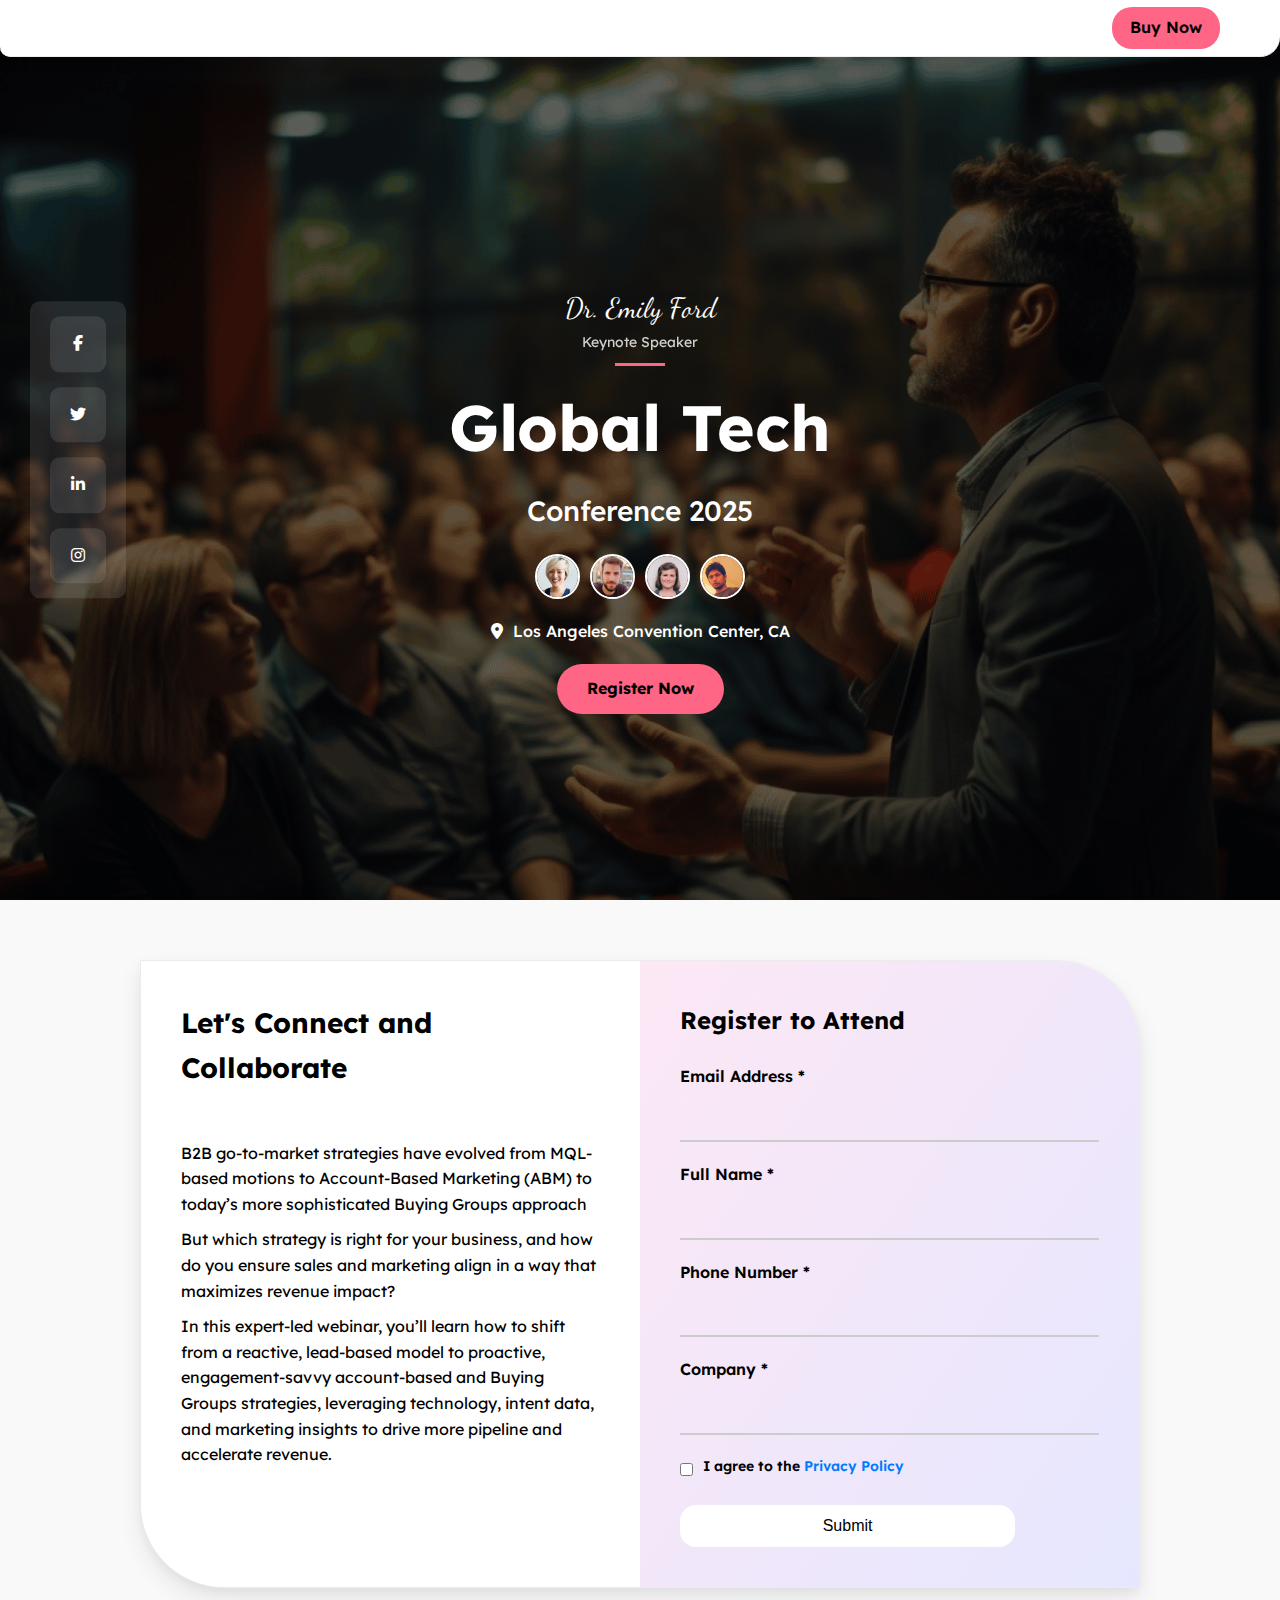
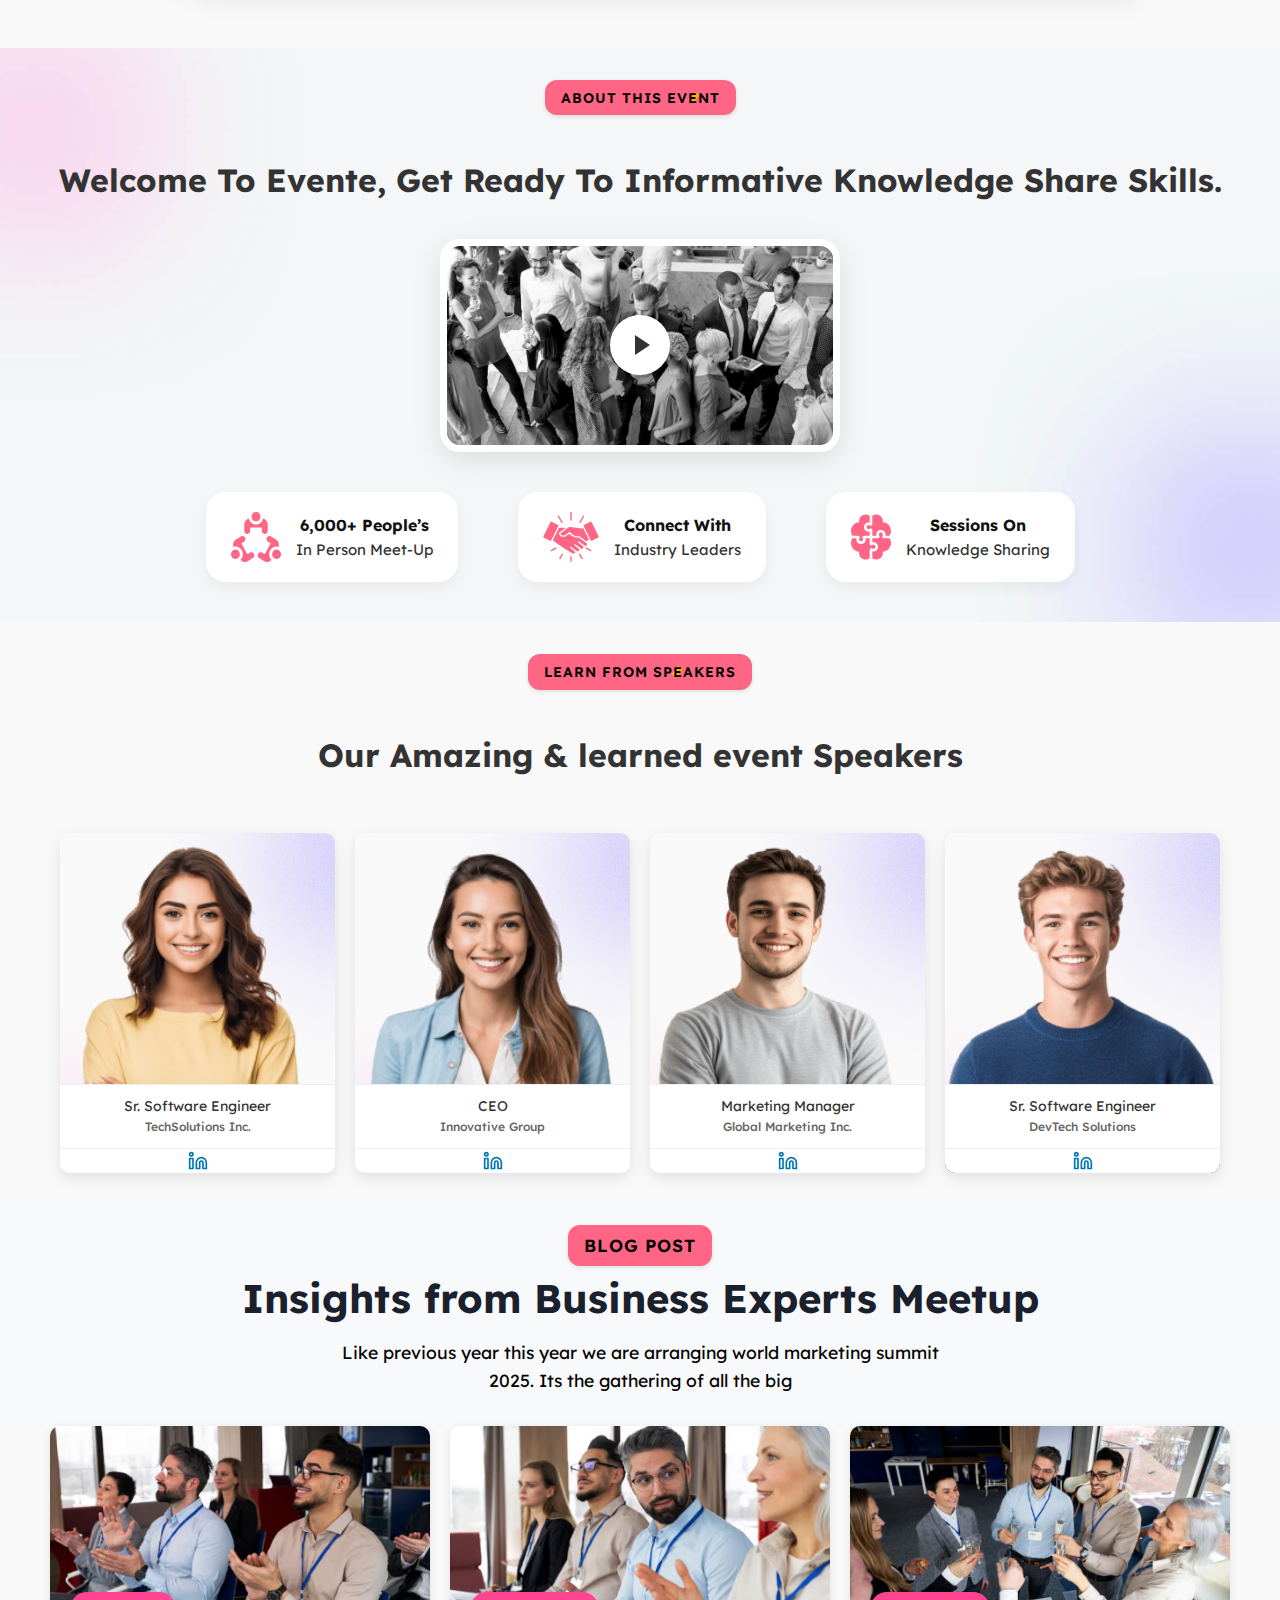
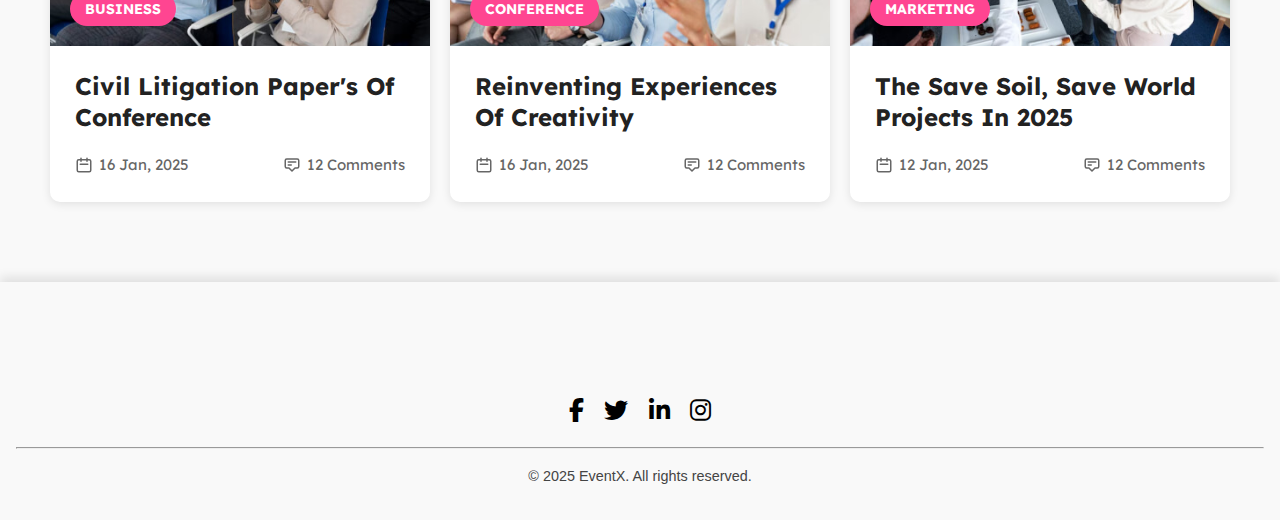
<file: index.html>
<!DOCTYPE html>
<html lang="en">
<head>
  <meta charset="UTF-8" />
  <meta name="viewport" content="width=device-width, initial-scale=1.0"/>
 <title>Event</title>
    <link rel="shortcut icon" href="logo.png" type="image/x-icon" />
  <link rel="stylesheet" href="https://cdnjs.cloudflare.com/ajax/libs/font-awesome/6.4.0/css/all.min.css"/>
  <link href="https://fonts.googleapis.com/css2?family=Poppins:wght@300;400;500;600;700&family=Dancing+Script:wght@400;700&display=swap" rel="stylesheet" />
  <style>
     @import url('https://fonts.googleapis.com/css2?family=Lexend+Deca&display=swap');

    :root {
      --primary-color: #6c63ff;
      --secondary-color: #ff6584;
      --text-color: #333;
      --background-color: #f9f9f9;
      --white: #fff;
    }

    * {
      margin: 0;
      padding: 0;
      box-sizing: border-box;
    }

    body {
        font-family: 'Lexend Deca', 'Helvetica Neue', Helvetica, sans-serif;

      background-color: var(--background-color);
      color: var(--text-color);
      line-height: 1.6;
    }

    a {
      text-decoration: none;
      color: inherit;
    }

    ul {
      list-style: none;
    }

    /* Header */
  
   .navbar {
  background: white;
  position: fixed;
  top: 0;
  width: 100%;
  z-index: 1000;
  border-bottom: 1px solid #eee;
  padding: 5px 0;
 
  box-shadow: 0 10px 10px rgba(0, 0, 0, 0.04);
  border-bottom-left-radius: 10px;
  border-bottom-right-radius: 20px;
  
}


.container {
  max-width: 1200px;
  margin: auto;
  padding: 0 20px;
  display: flex;
  align-items: center;
  justify-content: space-between;
  flex-wrap: wrap;
}

.logo {
  font-size: 1.8rem;
  font-weight: 700;
  color: #740cc6;
  text-decoration: none;
  opacity: 0;
  animation: fadeIn 1.2s ease forwards;
}
.logo span {
  color: #333;
}

@keyframes fadeIn {
  to {
    opacity: 1;
  }
}

/* Navigation */
nav {
  display: flex;
  align-items: center;
  gap: 30px;
}
nav ul {
  list-style: none;
  display: flex;
  gap: 70px;
}
nav ul li {
  position: relative;
}
nav ul li a {
  text-decoration: none;
  color: #333;
  font-weight: 500;
  position: relative;
  padding-bottom: 4px;
  transition: 0.3s;
}
nav ul li a::after {
  content: '';
  position: absolute;
  left: 0;
  bottom: 0;
  width: 0%;
  height: 2px;
  background: #ff6584;
  transition: width 0.3s ease;
}
nav ul li a:hover::after {
  width: 100%;
}
nav ul li a:hover {
  color: #ff6584;
}

/* Join Button */
.join-btn {
  background: #ff6584;
  color: #000000;
  padding: 8px 18px;
  border: none;
  border-radius: 20px;
  font-weight: 600;
  cursor: pointer;
  text-decoration: none;
  box-shadow: 0 0 0 rgba(231, 76, 60, 0);
  transition: all 0.3s ease;
}
.join-btn:hover {
  box-shadow: 0 0 15px rgba(231, 76, 60, 0.6);
  background: #ff6584;
}

/* Responsive */
@media (max-width: 768px) {
  .container {
    flex-direction: column;
    align-items: flex-start;
  }
  nav {
    flex-direction: column;
    align-items: flex-start;
    width: 100%;
    gap: 10px;
  }
  nav ul {
    flex-direction: column;
    width: 100%;
  }
  nav ul li {
    width: 100%;
  }
  .join-btn {
    margin-top: 10px;
  }
}

/* Hide the checkbox */
.menu-toggle {
  display: none;
}

/* Hamburger Icon */
.menu-icon {
  display: none;
  flex-direction: column;
  cursor: pointer;
  gap: 5px;
  z-index: 1001;
}
.menu-icon span {
  width: 25px;
  height: 3px;
  background: #333;
  transition: all 0.3s ease;
}

/* Mobile Styles */
@media (max-width: 768px) {
  .container {
    flex-direction: row;
    justify-content: space-between;
    align-items: center;
    position: relative;
  }

  .menu-icon {
    display: flex;
  }

  .nav-links {
    display: none;
    flex-direction: column;
    background: white;
    border-radius: 0 0 20px 20px;
    box-shadow: 0 4px 15px rgba(0, 0, 0, 0.1);
    position: absolute;
    top: 100%;
    left: 0;
    width: 100%;
    padding: 15px 0;
    z-index: 999;
  }

  .nav-links ul {
    flex-direction: column;
    width: 100%;
    padding-left: 0;
    gap: 15px;
    margin: 0;
  }

  .nav-links ul li {
    text-align: left;
    width: 100%;
    padding: 0 20px;
  }

  .join-btn {
    margin: 0 auto;
    display: block;
    width: 90%;
    text-align: center;
    
  }

  /* Show menu when checkbox is checked */
  .menu-toggle:checked + .menu-icon + .nav-links {
    display: flex;
  }
}
    /* Hero Section */
/* Hero Section */
/* Hero Section */
.hero-banner {
  background-image: url(hero-banner.png);
  background-size: cover;
  background-position: center;
  height: 100vh;
  min-height: 400px;
  width: 100%;
  color: white;
  display: flex;
  flex-direction: column;
  justify-content: center;
  align-items: center;
  position: relative;
  text-align: center;
  padding: 2rem;
  box-sizing: border-box;
}

.curve-overlay {
  position: absolute;
  top: 0;
  left: 0;
  height: 100%;
  width: 100%;
  background: rgba(0, 0, 0, 0.6);
  z-index: 0;
}

.hero-content {
  position: relative;
  z-index: 1;
  max-width: 800px;
  width: 100%;
  margin-top: 100px;
  animation: slideInFromLeft 1s ease-out both;
}

@keyframes slideInFromLeft {
  0% {
    opacity: 0;
    transform: translateX(-50px);
  }
  100% {
    opacity: 1;
    transform: translateX(0);
  }
}

.guest-speaker {
  margin-bottom: 10px;
}

.speaker-name {
  font-family: 'Dancing Script', cursive;
  font-size: 28px;
}

.speaker-title {
  font-size: 14px;
  opacity: 0.8;
}

.line-decoration {
  width: 50px;
  height: 3px;
  background-color: var(--secondary-color);
  margin: 10px auto;
}

.hero-title {
  font-size: 64px;
  font-weight: 700;
  margin: 10px 0;
}

.hero-subtitle {
  font-size: 28px;
  font-weight: 500;
  margin-bottom: 20px;
}

.user-pics {
  display: flex;
  justify-content: center;
  margin-bottom: 20px;
}

.user-pic {
  width: 45px;
  height: 45px;
  border-radius: 50%;
  overflow: hidden;
  border: 2px solid #fff;
  margin: 0 5px;
}

.user-pic img {
  width: 100%;
  height: 100%;
  object-fit: cover;
}

.location-info {
  margin-bottom: 20px;
  display: flex;
  align-items: center;
  justify-content: center;
  gap: 10px;
  font-weight: 500;
}



.register-btn {
  display: inline-block;
  padding: 12px 30px;
  background-color: var(--secondary-color);
  color: rgb(0, 0, 0);
  font-weight: bold;
  border-radius: 30px;
  transition: background 0.3s;
}

.register-btn:hover {
  background-color: #ff4a6e;
}

.social-icons {
  position: absolute;
  left: 30px;
  top: 50%;
  transform: translateY(-50%);
  z-index: 1;
  display: flex;
  flex-direction: column;
  gap: 15px;
  background: rgba(255, 255, 255, 0.1);
      padding: 15px 20px;
      border-radius: 10px;

}

.social-icons a{
    background: rgba(255, 255, 255, 0.1);
      padding: 15px 20px;
      border-radius: 10px;
    animation: slideInFromLeft 1s ease-out both;
}
.social-icons a:hover{
    color: #ff4a6e;
}

/* Media queries for different viewport sizes */
@media screen and (max-width: 1024px) {
  .hero-banner {
    height: 80vh;
  
  }
  
  .hero-content {
    max-width: 700px;
   
    
  }
  
  .hero-title {
    font-size: 52px;
  }
  
  .hero-subtitle {
    font-size: 24px;
  }
  
  .speaker-name {
    font-size: 24px;
  }

 


}

@media screen and (max-width: 768px) {
  .hero-banner {
    height: 70vh;
    padding-top: 60px;
    padding-left: 1rem;
    padding-right: 1rem;
  }
  
  .hero-content {
    max-width: 90%;
  }
  
  .hero-title {
    font-size: 40px;
  }
  
  .hero-subtitle {
    font-size: 20px;
  }
  
  .speaker-name {
    font-size: 22px;
  }
  
  .social-icons {
    display: none;
  }
  

  
  .register-btn {
    padding: 10px 25px;
    font-size: 14px;
  }
  
  .location-info {
    flex-direction: column;
    gap: 5px;
  }
}

@media screen and (max-width: 480px) {
  .hero-banner {
    height: 70vh;
    padding-top: 40px;
    padding-left: 0.5rem;
    padding-right: 0.5rem;
  }
  
  .hero-content {
    max-width: 100%;
  }
  
  .hero-title {
    font-size: 32px;
    margin: 5px 0;
  }
  
  .hero-subtitle {
    font-size: 18px;
    margin-bottom: 15px;
  }
  
  .speaker-name {
    font-size: 20px;
  }
  
  .speaker-title {
    font-size: 12px;
  }
  
  .line-decoration {
    width: 40px;
    margin: 5px auto;
  }
  
  
  
  .user-pic {
    width: 35px;
    height: 35px;
  }
  
  .location-info {
    font-size: 12px;
    margin-bottom: 15px;
  }
  
  .register-btn {
    padding: 8px 20px;
    font-size: 12px;
  }
}

/* Extra small screens */
@media screen and (max-width: 360px) {

    .hero-banner {
    height: 70vh;
    padding-top: 30px;
    padding-left: 0.25rem;
    padding-right: 0.25rem;
  }
  .hero-title {
    font-size: 28px;
  }
  
  .hero-subtitle {
    font-size: 16px;
  }
  
  
}


/* form */

 /* form */

    .b2b-form-wrapper {
  display: flex;
  flex-wrap: wrap;
  max-width: 1000px;
  margin: 60px auto;
  background: #fff;
  border-radius: 16px;
  overflow: hidden;

  /* Border and outline feel using subtle stroke */
  border: 1px solid rgba(0, 0, 0, 0.08);

  /* Elegant shadow */
  box-shadow: 0 12px 24px rgba(0, 0, 0, 0.08), 0 4px 8px rgba(0, 0, 0, 0.04);

  /* Optional: distinct top-right and bottom-right curves if desired */
  border-top-right-radius: 84px;
  border-bottom-right-radius: 0px;
  border-top-left-radius: 0px;
  border-bottom-left-radius: 84px;
  animation: down 0.6s ease-out; /* You can adjust the duration and timing */

}

@keyframes down {
  0% {
    opacity: 0;
    transform: translateY(-40px);
  }
  100% {
    opacity: 1;
    transform: translateY(0);
  }
}
/* Left Side */
.left {
  flex: 1;
   
  color: rgb(0, 0, 0);
  padding: 40px;
  border-radius:none;
}

.left h1 {
  font-size: 28px;
  margin-bottom: 50px;
}

.left p {
  font-size: 16px;
  line-height: 1.6;
  margin-bottom: 20px;
}

/* Right Side */
.right {
  flex: 1;
  padding: 40px;
  background: linear-gradient(125deg, #fde7f5, #e6e7ff);

 
}

.right h2 {
  font-size: 24px;
  margin-bottom: 25px;
  color: rgb(0, 0, 0);
}

.form-group {
  margin-bottom: 20px;
}

label {
  display: block;
  font-weight: 600;
  margin-bottom: 8px;
  color: black;
}

input[type="text"],
input[type="email"],
input[type="tel"] {
  width: 100%;
  padding: 12px 0;
  border: none;
  border-bottom: 2px solid #ccc;
  background-color: transparent;
  font-size: 16px;
  transition: border-color 0.3s ease, box-shadow 0.3s ease;
  color: #333;
}

input::placeholder {
  color: #ffffff;
  font-style: italic;
}

input:focus {
  outline: none;
  border-bottom: 2px solid #342c19;
  box-shadow: 0 1px 0 0 #342c19;
}


.checkbox {
  display: flex;
  align-items: center;
  margin-bottom: 20px;
}

.checkbox input {
  margin-right: 10px;
}

.checkbox label {
  font-size: 14px;
}

.checkbox a {
  color: #007BFF;
  text-decoration: none;
}

button {
 
  width: 80%;
  padding: 12px;
  background-color: #ffffff;
  border: none;
  color: rgb(0, 0, 0);
  font-size: 16px;
  border-radius: 16px;
  cursor: pointer;
  transition: background 0.3s ease;
}

button:hover {
  background-color: transparent;
  border: 1px solid black;
  color: rgb(0, 0, 0);
  outline: 1px solid rgb(0, 0, 0); /* optional */
}

/* Responsive */
@media (max-width: 768px) {
  .b2b-form-wrapper {
    flex-direction: column;
  }

  .left,
  .right {
    padding: 30px 20px;
    margin-bottom: 20px; /* Add space between left and right sides */
  }

  .left {
    margin-right: 0; /* Ensure there's no margin on the right side of the left element */
  }

  .right {
    margin-left: 0; /* Ensure there's no margin on the left side of the right element */
  }
}


/* speaker con */


.con {
    background-image: url(body.jpg);
            margin: 0 auto;
            
            position: relative;
            text-align: center;
            background-size: cover;
  background-position: center;
  
  width: 100%;
        }
        
        .header {
  display: flex;
  flex-direction: column;
  align-items: center;
  justify-content: center;
  text-align: center;
  padding: 2rem;
  min-height: 15vh; /* Adjust as needed */
}

.event-button {
  background-color: #ff6584;
  background-image: url(event.png);
  color: #000000;
  font-size: 0.875rem; /* Smaller font for a badge look */
  font-weight: 600;
  padding: 0.4rem 1rem; /* Compact padding */
  border: none;
  border-radius: 12px; /* Rounded edges for a badge look */
  display: inline-block; /* Make it inline like a badge */
  text-transform: uppercase; /* Capitalize the text */
  letter-spacing: 1px; /* Slight spacing between letters */
  box-shadow: 0 2px 4px rgba(0, 0, 0, 0.1); /* Soft shadow */
  margin-bottom: 40px;
}





       
        
        .event-image-container {
            position: relative;
            max-width: 400px;
            margin: 0 auto;
            border-radius: 20px;
            overflow: hidden;
            box-shadow: 0 8px 30px rgba(0, 0, 0, 0.1);
            border: 7px solid #ffffff; /* You can change the color and width */
        }
        
        .event-image {
            width: 100%;
            display: block;
            filter: grayscale(100%);
        }
        
        .play-button {
            position: absolute;
            top: 50%;
            left: 50%;
            transform: translate(-50%, -50%);
            background-color: white;
            width: 60px;
            height: 60px;
            border-radius: 50%;
            display: flex;
            align-items: center;
            justify-content: center;
            cursor: pointer;
            box-shadow: 0 4px 15px rgba(0, 0, 0, 0.2);
        }
        
        .play-button::after {
            content: "";
            display: block;
            width: 0;
            height: 0;
            border-top: 10px solid transparent;
            border-bottom: 10px solid transparent;
            border-left: 15px solid #333;
            margin-left: 5px;
        }
        
      
        @media (max-width: 768px) {
            .title {
                font-size: 1.8rem;
            }
            
           
        }


        /* features */



        .features-section {
  display: flex;
  justify-content: center;
  gap: 60px;
  padding: 40px 20px;
 
  flex-wrap: wrap;
}

.feature-item {
  display: flex;
  align-items: center;
  gap: 15px;
  background: white;
  padding: 20px 25px;
  border-radius: 20px;
  box-shadow: 0 6px 15px rgba(0,0,0,0.05);
  transition: transform 0.3s;
  color: #ff6584;
}

.feature-item:hover {
  transform: translateY(-5px);
}

.feature-item img {
  width: 50px;
  height: 50px;
  
}

.feature-item h4 {
  margin: 0;
  font-size: 16px;
  font-weight: 700;
  color: #111;
}

.feature-item p {
  margin: 0;
  font-size: 15px;
  color: #333;
}


/* speakers profile */

      .headers {
  display: flex;
  flex-direction: column;
  align-items: center;
  justify-content: center;
  text-align: center;
  padding: 2rem;
  
  min-height: 15vh; /* Adjust as needed */

}
      .co {
            max-width: 1200px;
            margin: 0 auto;
            padding: 20px;
        }
        
        .team-grid {
            display: grid;
            grid-template-columns: repeat(auto-fill, minmax(250px, 1fr));
            gap: 20px;
        }
        
        .team-card {
            position: relative;
            background-image: url(teamcard.png);
            border-radius: 10px;
            overflow: hidden;
            box-shadow: 0 5px 15px rgba(0, 0, 0, 0.1);
            height: 340px; /* Increased height to accommodate all elements */
            transition: transform 0.3s ease;
        }
        
        .team-card:hover {
            transform: translateY(-5px);
        }
        
        .team-image {
            width: 100%;
            aspect-ratio: 3 / 4;
            object-fit: cover;
            border-radius: 8px;
            transition: all 0.3s ease;
        }
        
        .team-card:hover .team-image {
            transform: scale(1.05);
        }
        
        .team-name-container {
            position: absolute;
            bottom: 80px; /* Adjusted for proper positioning */
            left: -100%; /* Start hidden off-screen to the left */
            width: 100%;
            padding: 10px;
            background-color: rgba(0,0,0,0.7);
            transition: left 0.4s ease;
        }
        
        .team-card:hover .team-name-container {
            left: 0; /* Move to center on hover */
        }
        
        .team-name {
            color: white;
            font-size: 18px;
            font-weight: 600;
            text-align: center;
            margin-bottom: 5px;
        }
        
        .team-position {
            position: absolute;
            bottom: 50px; /* Moved up to make room for company name and LinkedIn icon */
            left: 0;
            width: 100%;
            padding: 10px 12px 5px;
            background-color: #fff;
            color: #333;
            text-align: center;
            font-size: 14px;
            border-top: 1px solid #eee;
            margin-bottom: 0;
        }
        
        .company-name {
            position: absolute;
            bottom: 25px; /* Moved up to make room for LinkedIn icon */
            left: 0;
            width: 100%;
            padding: 0 12px 12px;
            background-color: #fff;
            color: #666;
            text-align: center;
            font-size: 12px;
            font-weight: 500;
        }
        
        .linkedin-button {
            position: absolute;
            bottom: 0;
            left: 0;
            width: 100%;
            height: 25px;
            background-color: #ffffff;
            display: flex;
            align-items: center;
            justify-content: center;
            cursor: pointer;
            z-index: 1;
            transition: background-color 0.3s ease;
            border-top: 1px solid #eee;
        }
        
        .linkedin-button:hover {
            background-color: #e0e0e0;
        }
        
        .linkedin-icon {
            width: 20px;
            height: 20px;
            color: #0077b5; /* LinkedIn blue color */
        }

        /* Responsive Styles */
        @media (max-width: 1200px) {
            .team-grid {
                grid-template-columns: repeat(3, 1fr);
            }
        }

        @media (max-width: 900px) {
            .team-grid {
                grid-template-columns: repeat(2, 1fr);
            }
        }

        @media (max-width: 600px) {
            .team-grid {
                grid-template-columns: 1fr;
            }
            
            .team-card {
                max-width: 400px;
                margin: 0 auto;
            }
        }


        /* events details */

    .event-heading {
  text-align: center;
  padding: 2rem;
  background-color: #f8f9fa;
  color: #333;
}

.event-heading h1 {
  font-size: 2.5rem;
  margin-bottom: 0.5rem;
  color: #1a202c;
}

.event-heading h2 {
  font-size: 1.75rem;
  margin-bottom: 1rem;
  color: #2d3748;
}

.event-heading p {
  font-size: 1.1rem;
  color: #000000;
  max-width: 600px;
  margin: 0 auto;
  
}



        /* Header Section Styles */
        .header-section {
            text-align: center;
            margin-bottom: 50px;
            padding: 20px 0;
        }

        .blog-tag {
            display: inline-block;
            background-color: #5d3bee;
            color: white;
            padding: 8px 20px;
            border-radius: 25px;
            font-size: 14px;
            font-weight: bold;
            text-transform: uppercase;
            margin-bottom: 25px;
        }

        .main-title {
            font-size: 42px;
            font-weight: 800;
            margin-bottom: 25px;
            color: #222;
            line-height: 1.2;
            max-width: 800px;
            margin-left: auto;
            margin-right: auto;
        }

        .subtitle {
            font-size: 18px;
            color: #555;
            line-height: 1.6;
            max-width: 800px;
            margin-left: auto;
            margin-right: auto;
        }

        /* Cards Section Styles */
        .cards-container {
            display: flex;
            flex-wrap: wrap;
            gap: 20px;
            justify-content: center;
        }

        .card {
            width: 100%;
            max-width: 380px;
            background-color: #fff;
            border-radius: 10px;
            overflow: hidden;
            box-shadow: 0 2px 10px rgba(0, 0, 0, 0.1);
            transition: transform 0.3s ease;
        }

        .card:hover {
            transform: translateY(-5px);
        }

        .card-image-container {
            position: relative;
            height: 220px;
            overflow: hidden;
        }

        .card-image {
            width: 100%;
            height: 100%;
            object-fit: cover;
        }

        .card-tag {
            position: absolute;
            left: 20px;
            bottom: 20px;
            background-color: #ff4591;
            color: white;
            padding: 6px 15px;
            border-radius: 25px;
            font-size: 14px;
            font-weight: bold;
            text-transform: uppercase;
        }

        .conference-tag {
            background-color: #ff4591;
        }

        .business-tag {
            background-color: #ff4591;
        }

        .marketing-tag {
            background-color: #ff4591;
        }

        .card-content {
            padding: 25px;
        }

        .card-title {
            font-size: 24px;
            font-weight: bold;
            margin-bottom: 20px;
            color: #222;
            line-height: 1.3;
        }

        .card-meta {
            display: flex;
            justify-content: space-between;
            color: #666;
            font-size: 15px;
        }

        .card-date, .card-comments {
            display: flex;
            align-items: center;
            gap: 6px;
        }

        .card-date svg, .card-comments svg {
            width: 18px;
            height: 18px;
        }

        /* Back to top button */
        .back-to-top {
            position: fixed;
            bottom: 30px;
            right: 30px;
            width: 50px;
            height: 50px;
            background-color: #5d3bee;
            color: white;
            border-radius: 50%;
            display: flex;
            justify-content: center;
            align-items: center;
            cursor: pointer;
            box-shadow: 0 2px 10px rgba(0, 0, 0, 0.2);
            transition: background-color 0.3s;
        }

        .back-to-top:hover {
            background-color: #4b2fd9;
        }

        /* Responsive styles */
        @media (max-width: 768px) {
            .cards-container {
                flex-direction: column;
                align-items: center;
            }
            
            .card {
                max-width: 500px;
            }

            .main-title {
                font-size: 32px;
            }
        }

        @media (max-width: 480px) {
            .card-content {
                padding: 15px;
            }
            
            .card-title {
                font-size: 20px;
            }

            .main-title {
                font-size: 28px;
            }

            .subtitle {
                font-size: 16px;
            }
        }

        /* footer */
  .footer {
  background: #f9f9f9;
  padding: 2rem 1rem;
  text-align: center;
  font-family: sans-serif;
  box-shadow: 0 -5px 10px rgba(0, 0, 0, 0.1);
  margin-top: 80px;
}

.footer-top {
  display: flex;
  justify-content: space-between;
  flex-wrap: wrap;
  align-items: center;
  max-width: 1200px;
  margin: auto;
  padding-bottom: 1rem;
}

.footer-logo img {
  width: 120px;
}




.footer-social {
  margin: 1rem 0;
}

.footer-social a {
  margin: 0 0.5rem;
  font-size: 1.5rem;
  text-decoration: none;
  color: #000;
}





.footer-social a:hover{
  color:#ff4081 ;
}

.footer-bottom {
  margin-top: 1rem;
  font-size: 0.9rem;
  color: #444;
}

/* Responsive */
@media (max-width: 768px) {
  .footer-top {
    flex-direction: column;
    align-items: center;
  }

  .footer-nav {
    margin-top: 1rem;
  }
}


  </style>
</head>
<body>

    <header class="navbar">
        <div class="container">
          <a href="#" class="logo">
            <img style="width: 70%;" src="logo.png" />
          </a>
      
          <!-- Toggle Checkbox -->
          <input type="checkbox" id="menu-toggle" class="menu-toggle" />
          
          <!-- Hamburger Icon -->
          <label for="menu-toggle" class="menu-icon">
            <span></span>
            <span></span>
            <span></span>
          </label>
      
          <!-- Navigation -->
          <nav class="nav-links">
            
            <a href="#join" class="join-btn">Buy Now</a>
          </nav>
        </div>
      </header>
  

  <!-- Hero Section -->
  <section class="hero-banner">
    <div class="curve-overlay"></div>
    <div class="social-icons">
      <a href="#"><i class="fab fa-facebook-f"></i></a>
      <a href="#"><i class="fab fa-twitter"></i></a>
      <a href="#"><i class="fab fa-linkedin-in"></i></a>
      <a href="#"><i class="fab fa-instagram"></i></a>
    </div>
    <div class="hero-content">
      <div class="guest-speaker">
        <div class="speaker-name">Dr. Emily Ford</div>
        <div class="speaker-title">Keynote Speaker</div>
        <div class="line-decoration"></div>
      </div>
      <h1 class="hero-title">Global Tech</h1>
      <h2 class="hero-subtitle">Conference 2025</h2>
      <div class="user-pics">
        <div class="user-pic"><img src="con-hero.jpg" alt="Attendee 1"></div>
        <div class="user-pic"><img src="con-hero1.jpg" alt="Attendee 2"></div>
        <div class="user-pic"><img src="con-hero2.jpg" alt="Attendee 3"></div>
        <div class="user-pic"><img src="con-hero3.jpg" alt="Attendee 4"></div>
      </div>
      <div class="location-info">
        <i class="fas fa-map-marker-alt"></i>
        <p>Los Angeles Convention Center, CA</p>
      </div>
      <a href="#join" class="register-btn">Register Now</a>
    </div>
   
  </section>



  <!----------------form-------------->

   <div id="join" class="b2b-form-wrapper">
    <!-- Left Info Side -->
    <div class="left">
      <h1>Let's Connect and Collaborate</h1>
      <p style="margin-bottom: 10px;">B2B go-to-market strategies have evolved from MQL-based motions to Account-Based Marketing (ABM) to today’s more sophisticated Buying Groups approach</p>
    <p style="margin-bottom: 10px;">But which strategy is right for your business, and how do you ensure sales and marketing align in a way that maximizes revenue impact?</p>
  <p>In this expert-led webinar, you’ll learn how to shift from a reactive, lead-based model to proactive, engagement-savvy account-based and Buying Groups strategies, leveraging technology, intent data, and marketing insights to drive more pipeline and accelerate revenue.</p> 
  </div>

    <!-- Right Form Side -->
    <div class="right">
      <h2>Register to Attend</h2>
      <form id="contactForm">
        <div class="form-group">
          <label for="email">Email Address *</label>
          <input type="email" id="email" name="email"  required />
        </div>
        <div class="form-group">
          <label for="name">Full Name *</label>
          <input type="text" id="name" name="name"  required />
        </div>
        <div class="form-group">
          <label for="phone">Phone Number *</label>
          <input type="tel" id="phone" name="phone"  required />
        </div>
        <div class="form-group">
          <label for="company">Company *</label>
          <input type="text" id="company" name="company"  required />
        </div>
        <div class="checkbox">
          <input type="checkbox" id="policy" required />
          <label for="policy">I agree to the <a href="#">Privacy Policy</a></label>
        </div>
        <button type="submit">Submit</button>
      </form>
    </div>
  </div>


 <!----------------------------------speaker con---------------------------------------------->
 <div class="con">
    <div class="confetti confetti-left">
        <div class="confetti-item"></div>
        <div class="confetti-item"></div>
        <div class="confetti-item"></div>
        <div class="confetti-item"></div>
        <div class="confetti-item"></div>
    </div>
    
    <div class="header">
        <p class="event-button">About This Event</p>
        <h1 class="title">Welcome To Evente,  Get Ready To Informative Knowledge Share Skills.</h1>
    </div>
    
    <div class="event-image-container">
        <img src="video.jpg" alt="People at a business and cultural event" class="event-image">
        <div class="play-button"></div>
    </div>
    
 


    <section class="features-section">
        <div class="feature-item">
            <svg width="50" height="50" viewBox="0 0 50 50" fill="none" xmlns="http://www.w3.org/2000/svg">
                <path d="M24.9996 9.37493C27.4289 9.37493 29.3983 7.27628 29.3983 4.68746C29.3983 2.09865 27.4289 0 24.9996 0C22.5702 0 20.6009 2.09865 20.6009 4.68746C20.6009 7.27628 22.5702 9.37493 24.9996 9.37493Z" fill="currentColor"></path>
                <path d="M32.1387 6.4081C31.3994 9.88808 28.486 12.4999 25.0001 12.4999C21.5141 12.4999 18.6008 9.88808 17.8614 6.4081C15.2392 7.03073 13.2701 9.52031 13.2701 12.4999V18.75C13.2701 20.4727 14.586 21.875 16.2026 21.875C17.8192 21.875 19.1351 20.4727 19.1351 18.75V15.6249H30.8651V18.75C30.8651 20.4727 32.181 21.875 33.7976 21.875C35.4142 21.875 36.7301 20.4727 36.7301 18.75V12.4999C36.73 9.52031 34.7608 7.03073 32.1387 6.4081Z" fill="currentColor"></path>
                <path d="M47.7262 38.1875C45.6222 36.893 42.9321 37.661 41.7173 39.9031C40.5027 42.145 41.2235 45.012 43.3275 46.3062C45.4313 47.6007 48.2194 46.8325 49.4339 44.5906C50.6487 42.3486 49.83 39.4819 47.7262 38.1875Z" fill="currentColor"></path>
                <path d="M45.0426 27.5154L39.9635 24.3904C38.5634 23.529 36.766 24.0423 35.9577 25.5343C35.1494 27.0263 35.631 28.9417 37.0311 29.8031L39.5708 31.3655L33.7057 42.1908L31.1661 40.6284C29.766 39.767 27.9685 40.2803 27.1602 41.7723C26.3519 43.2643 26.8336 45.1797 28.2337 46.0411L33.3128 49.1661C35.7344 50.6559 38.7422 50.0833 40.5591 47.9747C38.1007 45.5525 37.4347 41.5579 39.1777 38.3407C40.9207 35.1235 44.5 33.7409 47.6978 34.7985C48.503 32.0674 47.4643 29.0052 45.0426 27.5154Z" fill="currentColor"></path>
                <path d="M8.2827 39.9032C7.06795 37.6611 4.37782 36.893 2.27381 38.1876C0.170006 39.482 -0.648744 42.3487 0.566099 44.5908C1.78065 46.8327 4.56873 47.6009 6.67254 46.3064C8.77654 45.012 9.49734 42.1451 8.2827 39.9032Z" fill="currentColor"></path>
                <path d="M22.8398 41.7723C22.0315 40.2803 20.234 39.7671 18.834 40.6284L16.2943 42.1908L10.4293 31.3655L12.9689 29.8031C14.369 28.9417 14.8506 27.0262 14.0424 25.5343C13.2341 24.0423 11.4365 23.5291 10.0365 24.3904L4.95741 27.5154C2.53573 29.0052 1.49706 32.0674 2.30233 34.7986C5.50008 33.7409 9.07947 35.1236 10.8224 38.3408C12.5654 41.558 11.8994 45.5525 9.441 47.9748C11.2579 50.0833 14.2657 50.656 16.6874 49.1662L21.7665 46.0411C23.1665 45.1797 23.6481 43.2642 22.8398 41.7723Z" fill="currentColor"></path>
            </svg>
          <div>
            <h4>6,000+ People’s</h4>
            <p>In Person Meet-Up</p>
          </div>
        </div>
        <div class="feature-item">
            <svg width="56" height="50" viewBox="0 0 56 50" fill="none" xmlns="http://www.w3.org/2000/svg">
                <path fill-rule="evenodd" clip-rule="evenodd" d="M7.11627 28.7377L0.688945 25.5464C0.506228 25.4551 0.367141 25.2951 0.302147 25.1015C0.237154 24.9078 0.251553 24.6963 0.34219 24.5133L7.50702 10.0862C7.552 9.99546 7.61442 9.91447 7.69072 9.84786C7.76701 9.78125 7.85568 9.73032 7.95166 9.69799C8.04764 9.66565 8.14905 9.65255 8.2501 9.65942C8.35114 9.66629 8.44985 9.69301 8.54057 9.73803L14.967 12.9306C15.1495 13.0218 15.2884 13.1815 15.3536 13.3748C15.4188 13.5681 15.405 13.7794 15.3151 13.9625L8.14927 28.3913C8.10423 28.4819 8.04178 28.5628 7.96548 28.6292C7.88918 28.6957 7.80054 28.7465 7.70461 28.7787C7.60868 28.8109 7.50734 28.8239 7.4064 28.8169C7.30545 28.8099 7.20686 28.7831 7.11627 28.7381V28.7377ZM43.7415 33.2672C43.9853 32.9332 44.0871 32.5164 44.0247 32.1076C43.9622 31.6988 43.7407 31.3314 43.4083 31.0854L35.7592 25.5725C34.0104 25.6716 32.2618 25.375 30.6434 24.7048C29.0251 24.0346 27.5788 23.0081 26.412 21.7016C22.025 24.8333 21.5273 24.8415 21.1931 24.8464C19.2735 24.8737 16.9499 24.5588 16.0215 21.8754C15.9311 21.6165 15.926 21.3355 16.0069 21.0734C16.0878 20.8114 16.2504 20.5821 16.471 20.4192L22.5892 15.8761C20.3482 15.5254 18.0637 15.5615 15.8349 15.9829L9.76526 28.2035L10.1703 28.505C17.268 33.7713 21.9559 37.2497 29.3963 41.3655C30.0968 41.7522 31.1014 41.8283 31.6517 41.079C31.8955 40.7453 31.9973 40.3286 31.9349 39.9201C31.8725 39.5116 31.651 39.1444 31.3187 38.8986C31.3187 38.8971 31.3176 38.8971 31.3171 38.8971L27.5072 36.0962C27.4313 36.0446 27.3665 35.9783 27.3167 35.9011C27.267 35.824 27.2334 35.7376 27.2178 35.6471C27.2022 35.5567 27.2051 35.464 27.2261 35.3746C27.2472 35.2853 27.2861 35.2011 27.3404 35.1271C27.3948 35.0532 27.4635 34.9909 27.5424 34.9441C27.6214 34.8973 27.709 34.8669 27.8 34.8547C27.891 34.8425 27.9835 34.8488 28.072 34.8732C28.1605 34.8976 28.2431 34.9396 28.315 34.9967L33.7356 38.9813C33.9004 39.1057 34.0884 39.1961 34.2884 39.2472C34.4885 39.2984 34.6967 39.3094 34.9011 39.2795C35.1054 39.2496 35.3018 39.1795 35.4788 39.0731C35.6558 38.9668 35.81 38.8264 35.9323 38.66C36.0546 38.4936 36.1427 38.3046 36.1915 38.104C36.2403 37.9033 36.2487 37.6949 36.2163 37.491C36.184 37.287 36.1114 37.0915 36.0029 36.9158C35.8945 36.7401 35.7522 36.5876 35.5843 36.4673L31.6174 33.5524C31.542 33.5006 31.4778 33.4342 31.4286 33.3571C31.3794 33.28 31.3461 33.1937 31.3309 33.1035C31.3156 33.0133 31.3187 32.921 31.3398 32.832C31.361 32.743 31.3998 32.6591 31.454 32.5854C31.5082 32.5117 31.5766 32.4496 31.6552 32.4029C31.7339 32.3562 31.8211 32.3257 31.9118 32.3133C32.0024 32.301 32.0946 32.307 32.1829 32.3309C32.2712 32.3549 32.3538 32.3964 32.4257 32.4529L36.3917 35.3678H36.3928V35.3689L37.8469 36.4379C38.1804 36.683 38.5976 36.7855 39.0068 36.723C39.4159 36.6605 39.7835 36.438 40.0286 36.1045C40.2737 35.771 40.3763 35.3537 40.3137 34.9446C40.2512 34.5354 40.0287 34.1679 39.6952 33.9228L35.3318 30.7153C35.1861 30.6083 35.0889 30.4477 35.0615 30.2689C35.0342 30.0902 35.0789 29.9079 35.186 29.7622C35.293 29.6164 35.4536 29.5192 35.6324 29.4918C35.8111 29.4645 35.9934 29.5093 36.1391 29.6163L40.5013 32.8222L40.5018 32.8222L40.5022 32.8225L40.5024 32.8228L40.5025 32.8233C40.5035 32.8233 40.5035 32.8243 40.5051 32.8243L41.5612 33.6011C41.8947 33.8455 42.3116 33.9476 42.7203 33.8852C43.129 33.8227 43.4963 33.6007 43.7416 33.2679L43.7415 33.2672ZM43.3392 29.3529L36.3573 24.3222C36.2266 24.2281 36.0668 24.1833 35.9063 24.1957C34.23 24.3267 32.5471 24.0451 31.0048 23.3755C29.4625 22.7059 28.1078 21.6686 27.059 20.3544C26.9499 20.2177 26.7924 20.1281 26.6191 20.1043C26.4458 20.0804 26.2699 20.1241 26.1279 20.2262C22.2538 23.0158 21.3397 23.4261 21.1375 23.483C18.9004 23.5061 17.8609 22.9611 17.3294 21.4813L25.5648 15.3657C25.8079 15.178 26.0868 15.0422 26.3844 14.9665C26.682 14.8909 26.992 14.877 27.2951 14.9258L38.7934 16.5435C38.9275 16.5617 39.064 16.5405 39.1861 16.4823L40.1784 16.0012L45.9823 27.6887L43.3392 29.353V29.3529ZM47.8548 28.3912L40.689 13.9625C40.5992 13.7794 40.5853 13.5683 40.6504 13.375C40.7155 13.1817 40.8542 13.022 41.0365 12.9306L47.4634 9.73803C47.5693 9.68502 47.6861 9.65748 47.8045 9.65763C47.9484 9.65751 48.0894 9.69757 48.2118 9.77328C48.3341 9.849 48.4329 9.95738 48.4969 10.0862L55.6618 24.5133C55.7524 24.6963 55.7668 24.9078 55.7018 25.1015C55.6368 25.2951 55.4977 25.4551 55.315 25.5464L48.8883 28.7377C48.7977 28.7829 48.6991 28.8097 48.5981 28.8167C48.4971 28.8237 48.3957 28.8107 48.2997 28.7785C48.2037 28.7463 48.115 28.6955 48.0386 28.629C47.9623 28.5625 47.8998 28.4816 47.8547 28.391L47.8548 28.3912ZM28.0018 44.0746C28.0915 44.0745 28.1803 44.092 28.2632 44.1263C28.3461 44.1605 28.4214 44.2108 28.4848 44.2742C28.5482 44.3377 28.5985 44.413 28.6328 44.4959C28.667 44.5787 28.6846 44.6676 28.6844 44.7573V49.3116C28.6856 49.4019 28.6688 49.4915 28.635 49.5752C28.6013 49.6589 28.5512 49.7351 28.4878 49.7994C28.4243 49.8636 28.3488 49.9146 28.2655 49.9495C28.1821 49.9843 28.0928 50.0022 28.0025 50.0022C27.9122 50.0022 27.8228 49.9843 27.7395 49.9495C27.6562 49.9146 27.5806 49.8636 27.5172 49.7994C27.4537 49.7351 27.4037 49.6589 27.3699 49.5752C27.3362 49.4915 27.3194 49.4019 27.3205 49.3116V44.7568C27.3203 44.6672 27.3379 44.5785 27.3721 44.4956C27.4062 44.4128 27.4564 44.3375 27.5198 44.2741C27.5831 44.2107 27.6583 44.1604 27.7411 44.1261C27.8238 44.0918 27.9126 44.0741 28.0022 44.0742L28.0018 44.0746ZM27.3201 7.99277V0.692818C27.3189 0.602537 27.3357 0.512929 27.3695 0.42919C27.4032 0.345452 27.4533 0.269251 27.5167 0.205007C27.5802 0.140762 27.6557 0.0897533 27.7391 0.0549388C27.8224 0.0201244 27.9117 0.00219727 28.002 0.00219727C28.0923 0.00219727 28.1817 0.0201244 28.265 0.0549388C28.3483 0.0897533 28.4239 0.140762 28.4873 0.205007C28.5508 0.269251 28.6008 0.345452 28.6346 0.42919C28.6683 0.512929 28.6851 0.602537 28.684 0.692818V7.99277C28.6851 8.08305 28.6683 8.17266 28.6346 8.2564C28.6008 8.34014 28.5508 8.41634 28.4873 8.48058C28.4239 8.54483 28.3483 8.59584 28.265 8.63065C28.1817 8.66547 28.0923 8.68339 28.002 8.68339C27.9117 8.68339 27.8224 8.66547 27.7391 8.63065C27.6557 8.59584 27.5802 8.54483 27.5167 8.48058C27.4533 8.41634 27.4032 8.34014 27.3695 8.2564C27.3357 8.17266 27.3189 8.08305 27.3201 7.99277ZM19.5939 41.8599C19.7503 41.9507 19.8643 42.0997 19.9111 42.2744C19.9578 42.4491 19.9334 42.6351 19.8432 42.7918L17.4799 46.8852C17.4199 46.9889 17.3337 47.0751 17.2299 47.135C17.126 47.1949 17.0082 47.2264 16.8884 47.2263C16.7688 47.2263 16.6515 47.1945 16.5483 47.1341C16.4707 47.0894 16.4027 47.0298 16.3482 46.9588C16.2936 46.8878 16.2536 46.8067 16.2304 46.7202C16.2072 46.6338 16.2013 46.5435 16.2131 46.4548C16.2248 46.366 16.2539 46.2804 16.2988 46.2029L18.662 42.1104C18.7524 41.9537 18.9014 41.8393 19.0761 41.7923C19.2509 41.7453 19.4371 41.7696 19.5939 41.8599ZM36.6413 11.0227C36.7443 11.0833 36.8617 11.1152 36.9813 11.115C37.1011 11.115 37.2189 11.0835 37.3226 11.0236C37.4264 10.9637 37.5126 10.8775 37.5724 10.7737L41.1243 4.62329C41.2062 4.46723 41.2247 4.28551 41.1757 4.11618C41.1267 3.94685 41.0141 3.80303 40.8615 3.71482C40.7089 3.62661 40.5281 3.60085 40.3569 3.64294C40.1857 3.68502 40.0375 3.79169 39.9431 3.94061L36.3916 10.0915C36.3468 10.169 36.3177 10.2546 36.306 10.3434C36.2943 10.4322 36.3002 10.5224 36.3234 10.6089C36.3467 10.6954 36.3867 10.7765 36.4413 10.8475C36.4959 10.9185 36.564 10.978 36.6416 11.0227H36.6413ZM13.3545 35.7534C13.3993 35.831 13.4284 35.9167 13.4401 36.0055C13.4518 36.0944 13.4459 36.1847 13.4227 36.2712C13.3995 36.3578 13.3594 36.4389 13.3048 36.51C13.2502 36.581 13.1822 36.6406 13.1045 36.6854L8.60244 39.2848C8.44619 39.3677 8.26387 39.3867 8.09388 39.3378C7.9239 39.289 7.77951 39.176 7.69115 39.0228C7.60278 38.8696 7.57733 38.6881 7.62016 38.5165C7.66299 38.3448 7.77075 38.1966 7.92074 38.1028L12.4236 35.5036C12.5011 35.4586 12.5868 35.4294 12.6757 35.4177C12.7645 35.4059 12.8549 35.4118 12.9414 35.435C13.028 35.4583 13.1092 35.4984 13.1802 35.553C13.2513 35.6077 13.3108 35.6758 13.3555 35.7536L13.3545 35.7534ZM48.0833 38.1028C48.2362 38.1953 48.3468 38.344 48.3913 38.517C48.4358 38.6901 48.4107 38.8737 48.3213 39.0284C48.232 39.1832 48.0855 39.2967 47.9134 39.3447C47.7412 39.3926 47.5572 39.3712 47.4007 39.2849L42.8973 36.6852C42.7465 36.5918 42.638 36.4433 42.5947 36.2713C42.5515 36.0992 42.577 35.9171 42.6657 35.7634C42.7545 35.6098 42.8995 35.4968 43.0702 35.4483C43.2408 35.3998 43.4237 35.4196 43.58 35.5036L48.0833 38.1028ZM18.4308 10.7742C18.4907 10.8779 18.5769 10.9641 18.6806 11.024C18.7844 11.0839 18.9021 11.1154 19.0219 11.1154C19.1416 11.1155 19.2592 11.0836 19.3626 11.0231C19.4402 10.9784 19.5082 10.9188 19.5627 10.8478C19.6172 10.7768 19.6572 10.6957 19.6803 10.6092C19.7035 10.5227 19.7094 10.4325 19.6976 10.3438C19.6858 10.255 19.6567 10.1694 19.6118 10.0919L16.0611 3.94105C16.0184 3.85962 15.9596 3.78767 15.8883 3.72952C15.8171 3.67138 15.7348 3.62823 15.6464 3.60267C15.5581 3.57712 15.4655 3.56968 15.3742 3.5808C15.2829 3.59193 15.1948 3.62139 15.1151 3.66741C15.0355 3.71344 14.966 3.77508 14.9108 3.84864C14.8556 3.9222 14.8158 4.00616 14.7938 4.09547C14.7719 4.18479 14.7682 4.27762 14.783 4.3684C14.7978 4.45917 14.8308 4.54602 14.88 4.62372L18.4308 10.7742ZM37.3425 42.1104L39.7048 46.2029C39.7496 46.2805 39.7787 46.3661 39.7904 46.4549C39.8022 46.5437 39.7963 46.6339 39.7731 46.7205C39.75 46.807 39.71 46.8881 39.6555 46.9592C39.601 47.0303 39.5331 47.09 39.4555 47.1348C39.378 47.1796 39.2923 47.2088 39.2035 47.2205C39.1147 47.2322 39.0245 47.2263 38.938 47.2032C38.8514 47.1801 38.7703 47.1401 38.6992 47.0856C38.6281 47.0311 38.5684 46.9631 38.5236 46.8856L36.1613 42.7926C36.1143 42.7149 36.0833 42.6287 36.07 42.5389C36.0567 42.4491 36.0615 42.3575 36.0841 42.2696C36.1067 42.1817 36.1466 42.0991 36.2015 42.0268C36.2564 41.9545 36.3251 41.8939 36.4038 41.8485C36.4824 41.8031 36.5693 41.7739 36.6594 41.7626C36.7494 41.7512 36.8408 41.7579 36.9283 41.7824C37.0157 41.8068 37.0974 41.8484 37.1685 41.9049C37.2396 41.9613 37.2988 42.0313 37.3425 42.1109V42.1104Z" fill="currentColor"></path>
            </svg>
          <div>
            <h4>Connect With</h4>
            <p>Industry Leaders</p>
          </div>
        </div>
        <div class="feature-item">
            <svg width="40" height="46" viewBox="0 0 40 46" fill="none" xmlns="http://www.w3.org/2000/svg">
                <path d="M15.5972 13.2418C15.7029 14.7645 17.4426 15.5982 18.7 14.7332C19.8061 13.9717 21.3161 14.7648 21.3161 16.1087V21.6379H25.4583C24.7226 18.634 27.1044 15.7075 30.2726 15.9263C33.0601 16.1195 35.1273 18.8036 34.4312 21.6379H38.6152C42.1163 16.3446 38.5904 8.68612 31.7679 8.33579C32.5394 4.26197 29.3982 0.506845 25.2817 0.506845C23.7947 0.506845 22.4209 1.00114 21.3161 1.83382V10.0861C21.3161 11.4291 19.8073 12.2235 18.6998 11.4617C17.3543 10.536 15.4806 11.5586 15.5972 13.2418Z" fill="currentColor"></path>
                <path d="M7.03868 21.638C8.38191 21.638 9.17618 23.1472 8.41408 24.2545C7.49272 25.5932 8.50434 27.4727 10.1947 27.356C11.7209 27.2502 12.5505 25.5092 11.6865 24.2541C10.9248 23.1474 11.7186 21.638 13.0622 21.638H18.6802V17.5823C15.8395 18.2802 13.1606 16.2052 12.9677 13.4241C12.7489 10.2693 15.6632 7.87173 18.6802 8.61045V1.8339C13.9505 -1.73059 7.17482 2.33945 8.21272 8.2486C1.34961 8.61326 -2.12357 16.2883 1.40779 21.638H7.03868Z" fill="currentColor"></path>
                <path d="M38.5711 24.274H32.9576C31.6138 24.274 30.8203 22.7644 31.5821 21.6578C32.4466 20.4022 31.6148 18.6617 30.0903 18.556C28.4001 18.4386 27.3879 20.3182 28.3096 21.6575C29.0715 22.7648 28.2778 24.274 26.9342 24.274H21.3162V28.3274C24.3246 27.5908 27.248 29.9785 27.0287 33.141C26.8357 35.9231 24.1561 37.9964 21.3162 37.2993V44.1662C26.0459 47.7307 32.8216 43.6606 31.7837 37.7515C38.4818 37.3954 42.205 29.8809 38.5711 24.274Z" fill="currentColor"></path>
                <path d="M24.399 32.9586C24.5156 31.2762 22.642 30.2527 21.2965 31.1787C20.1897 31.9398 18.6801 31.1473 18.6801 29.8032V24.2741H14.5357C15.2531 27.1938 13.0292 29.9973 10.0445 29.9973C7.03174 29.9973 4.85601 27.1584 5.56273 24.2741H1.40814C-2.12128 29.6232 1.34513 37.3108 8.22837 37.6643C7.45695 41.7381 10.5981 45.4932 14.7146 45.4932C16.2016 45.4932 17.5754 44.9989 18.6802 44.1663V35.8259C18.6802 34.4831 20.1891 33.6884 21.2962 34.4502C22.5511 35.3139 24.2932 34.4844 24.399 32.9586Z" fill="currentColor"></path>
            </svg>
          <div>
            <h4>Sessions On</h4>
            <p>Knowledge Sharing</p>
          </div>
        </div>
      </section>
      
</div>



<!-----------------------------------Speaker Profile-------------------------------------------------------->

 <div class="headers">
        <p class="event-button">Learn from Speakers</p>
        <h1 class="title">Our Amazing & learned event Speakers</h1>
    </div>


   <div class="co">
        <div class="team-grid">
            <!-- Team Member 1 -->
            <div class="team-card">
                <img src="speaker.png" alt="Cody Fisher" class="team-image">
                <div class="team-name-container">
                    <h3 class="team-name">Cody Fisher</h3>
                </div>
                <p class="team-position">Sr. Software Engineer</p>
                <div class="company-name">TechSolutions Inc.</div>
                <a href="#" class="linkedin-button">
                    <svg xmlns="http://www.w3.org/2000/svg" width="20" height="20" fill="none" 
                        stroke="#0077b5" stroke-width="2" stroke-linecap="round" stroke-linejoin="round" 
                        class="linkedin-icon" viewBox="0 0 24 24">
                        <path d="M16 8a6 6 0 0 1 6 6v7h-4v-7a2 2 0 0 0-4 0v7h-4v-7a6 6 0 0 1 6-6z"/>
                        <rect x="2" y="9" width="4" height="12"/>
                        <circle cx="4" cy="4" r="2"/>
                    </svg>
                </a>
            </div>
            
            <!-- Team Member 2 -->
            <div class="team-card">
                <img src="speaker1.png" alt="Floyd Miles" class="team-image">
                <div class="team-name-container">
                    <h3 class="team-name">Floyd Miles</h3>
                </div>
                <p class="team-position">CEO</p>
                <div class="company-name">Innovative Group</div>
                <a href="#" class="linkedin-button">
                    <svg xmlns="http://www.w3.org/2000/svg" width="20" height="20" fill="none"
                        stroke="#0077b5" stroke-width="2" stroke-linecap="round" stroke-linejoin="round"
                        class="linkedin-icon" viewBox="0 0 24 24">
                        <path d="M16 8a6 6 0 0 1 6 6v7h-4v-7a2 2 0 0 0-4 0v7h-4v-7a6 6 0 0 1 6-6z"/>
                        <rect x="2" y="9" width="4" height="12"/>
                        <circle cx="4" cy="4" r="2"/>
                    </svg>
                </a>
            </div>
            
            <!-- Team Member 3 -->
            <div class="team-card">
                <img src="speaker2.png" alt="Esther Howard" class="team-image">
                <div class="team-name-container">
                    <h3 class="team-name">Esther Howard</h3>
                </div>
                <p class="team-position">Marketing Manager</p>
                <div class="company-name">Global Marketing Inc.</div>
                <a href="#" class="linkedin-button">
                    <svg xmlns="http://www.w3.org/2000/svg" width="20" height="20" fill="none"
                        stroke="#0077b5" stroke-width="2" stroke-linecap="round" stroke-linejoin="round"
                        class="linkedin-icon" viewBox="0 0 24 24">
                        <path d="M16 8a6 6 0 0 1 6 6v7h-4v-7a2 2 0 0 0-4 0v7h-4v-7a6 6 0 0 1 6-6z"/>
                        <rect x="2" y="9" width="4" height="12"/>
                        <circle cx="4" cy="4" r="2"/>
                    </svg>
                </a>
            </div>
            
            <!-- Team Member 4 -->
            <div class="team-card">
                <img src="speaker3.png" alt="Devon Lane" class="team-image">
                <div class="team-name-container">
                    <h3 class="team-name">Devon Lane</h3>
                </div>
                <p class="team-position">Sr. Software Engineer</p>
                <div class="company-name">DevTech Solutions</div>
                <a href="#" class="linkedin-button">
                    <svg xmlns="http://www.w3.org/2000/svg" width="20" height="20" fill="none"
                        stroke="#0077b5" stroke-width="2" stroke-linecap="round" stroke-linejoin="round"
                        class="linkedin-icon" viewBox="0 0 24 24">
                        <path d="M16 8a6 6 0 0 1 6 6v7h-4v-7a2 2 0 0 0-4 0v7h-4v-7a6 6 0 0 1 6-6z"/>
                        <rect x="2" y="9" width="4" height="12"/>
                        <circle cx="4" cy="4" r="2"/>
                    </svg>
                </a>
            </div>
        </div>
    </div>



    <!---------------------------------Event Details----------------------------------------------->

     <div class="event">

      <section class="event-heading">
        <p class="event-button">Blog Post</p>
  <h1>Insights from Business Experts Meetup</h1>
  
  <p>Like previous year this year we are arranging world marketing
summit 2025. Its the gathering of all the big</p>
</section>

        <div class="cards-container">
            <!-- Card 1 -->
            <div class="card">
                <div class="card-image-container">
                    <img src="blog1.jpg" alt="Business conference" class="card-image">
                    <span class="card-tag business-tag">BUSINESS</span>
                </div>
                <div class="card-content">
                    <h2 class="card-title">Civil Litigation Paper's Of Conference</h2>
                    <div class="card-meta">
                        <div class="card-date">
                            <svg xmlns="http://www.w3.org/2000/svg" fill="none" viewBox="0 0 24 24" stroke="currentColor">
                                <path stroke-linecap="round" stroke-linejoin="round" stroke-width="2" d="M8 7V3m8 4V3m-9 8h10M5 21h14a2 2 0 002-2V7a2 2 0 00-2-2H5a2 2 0 00-2 2v12a2 2 0 002 2z" />
                            </svg>
                            16 Jan, 2025
                        </div>
                        <div class="card-comments">
                            <svg xmlns="http://www.w3.org/2000/svg" fill="none" viewBox="0 0 24 24" stroke="currentColor">
                                <path stroke-linecap="round" stroke-linejoin="round" stroke-width="2" d="M7 8h10M7 12h4m1 8l-4-4H5a2 2 0 01-2-2V6a2 2 0 012-2h14a2 2 0 012 2v8a2 2 0 01-2 2h-3l-4 4z" />
                            </svg>
                            12 Comments
                        </div>
                    </div>
                </div>
            </div>

            <!-- Card 2 -->
            <div class="card">
                <div class="card-image-container">
                    <img src="blog2.jpg" alt="Conference" class="card-image">
                    <span class="card-tag conference-tag">CONFERENCE</span>
                </div>
                <div class="card-content">
                    <h2 class="card-title">Reinventing Experiences Of Creativity</h2>
                    <div class="card-meta">
                        <div class="card-date">
                            <svg xmlns="http://www.w3.org/2000/svg" fill="none" viewBox="0 0 24 24" stroke="currentColor">
                                <path stroke-linecap="round" stroke-linejoin="round" stroke-width="2" d="M8 7V3m8 4V3m-9 8h10M5 21h14a2 2 0 002-2V7a2 2 0 00-2-2H5a2 2 0 00-2 2v12a2 2 0 002 2z" />
                            </svg>
                            16 Jan, 2025
                        </div>
                        <div class="card-comments">
                            <svg xmlns="http://www.w3.org/2000/svg" fill="none" viewBox="0 0 24 24" stroke="currentColor">
                                <path stroke-linecap="round" stroke-linejoin="round" stroke-width="2" d="M7 8h10M7 12h4m1 8l-4-4H5a2 2 0 01-2-2V6a2 2 0 012-2h14a2 2 0 012 2v8a2 2 0 01-2 2h-3l-4 4z" />
                            </svg>
                            12 Comments
                        </div>
                    </div>
                </div>
            </div>

            <!-- Card 3 -->
            <div class="card">
                <div class="card-image-container">
                    <img src="blog3.jpg" alt="Marketing event" class="card-image">
                    <span class="card-tag marketing-tag">MARKETING</span>
                </div>
                <div class="card-content">
                    <h2 class="card-title">The Save Soil, Save World Projects In 2025</h2>
                    <div class="card-meta">
                        <div class="card-date">
                            <svg xmlns="http://www.w3.org/2000/svg" fill="none" viewBox="0 0 24 24" stroke="currentColor">
                                <path stroke-linecap="round" stroke-linejoin="round" stroke-width="2" d="M8 7V3m8 4V3m-9 8h10M5 21h14a2 2 0 002-2V7a2 2 0 00-2-2H5a2 2 0 00-2 2v12a2 2 0 002 2z" />
                            </svg>
                            12 Jan, 2025
                        </div>
                        <div class="card-comments">
                            <svg xmlns="http://www.w3.org/2000/svg" fill="none" viewBox="0 0 24 24" stroke="currentColor">
                                <path stroke-linecap="round" stroke-linejoin="round" stroke-width="2" d="M7 8h10M7 12h4m1 8l-4-4H5a2 2 0 01-2-2V6a2 2 0 012-2h14a2 2 0 012 2v8a2 2 0 01-2 2h-3l-4 4z" />
                            </svg>
                            12 Comments
                        </div>
                    </div>
                </div>
            </div>
        </div>
    </div>

    <!--------------------------------footer------------------------------------------->

<footer class="footer">
  <div class="footer-top">
    <div class="footer-logo">
      <a href="#" class="logo">
        <img style="width: 50%;" src="logo.png" alt="EventX Logo">
      </a>
    </div>
  </div>



  <div class="footer-social" style="text-align: center;">
    <a href="#"><i class="fab fa-facebook-f"></i></a>
    <a href="#"><i class="fab fa-twitter"></i></a>
    <a href="#"><i class="fab fa-linkedin-in"></i></a>
    <a href="#"><i class="fab fa-instagram"></i></a>
  </div>

  <hr />

  <div class="footer-bottom" style="text-align: center;">
    <p>&copy; 2025 EventX. All rights reserved.</p>
  </div>
</footer>


<script>
  document.getElementById("contactForm").addEventListener("submit", function (event) {
    event.preventDefault(); // Prevent default submission

    // Optionally process the form data here (e.g., send to server)

    // Reset the form
    this.reset();

    // Redirect after a short delay (optional, e.g., to show a success message)
    setTimeout(() => {
      window.location.href = "thank.html";
    }, 500); // 0.5 second delay
  });
</script>


</body>
</html>
</file>
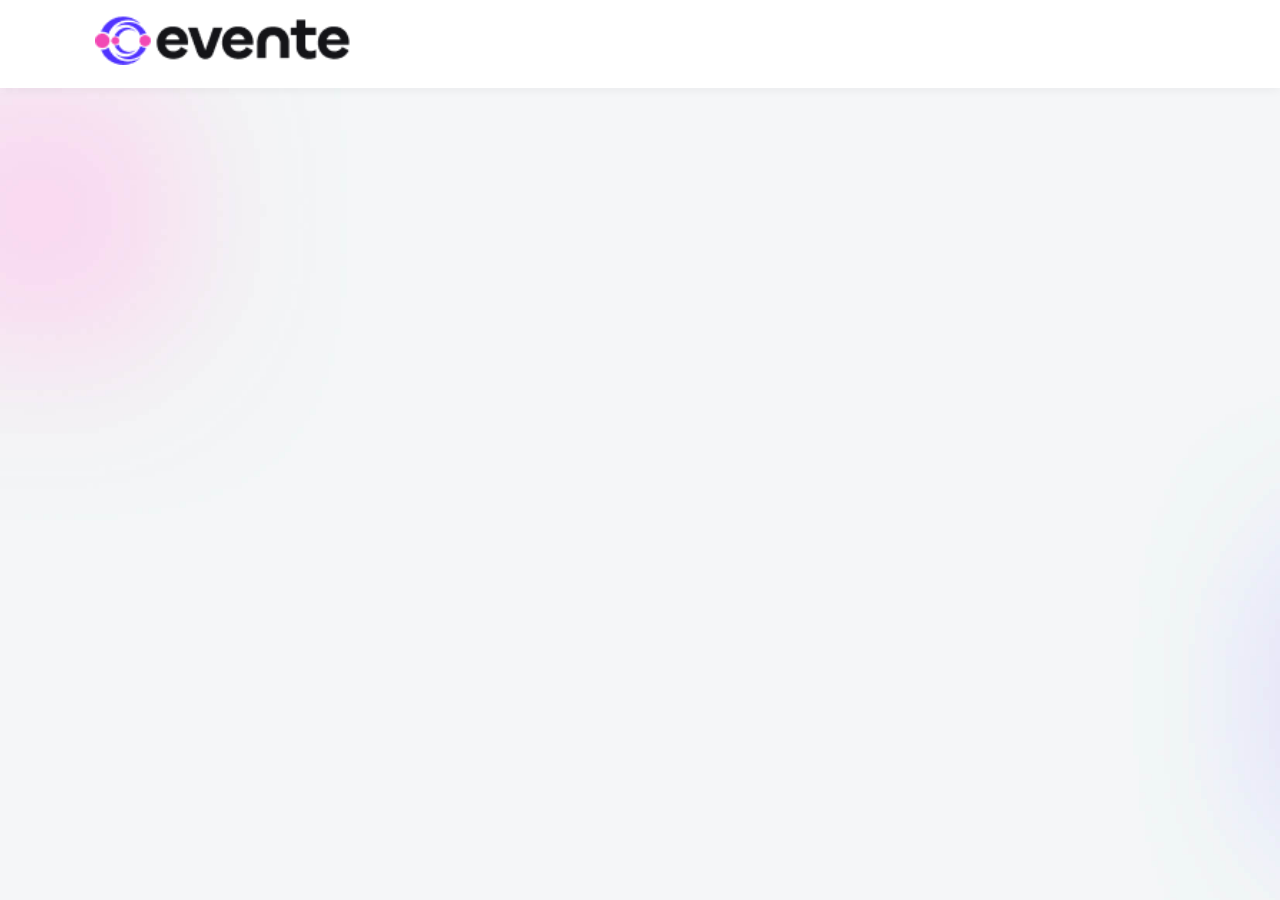
<file: thank.html>
<!DOCTYPE html>
<html lang="fr">
<head>
  <meta charset="UTF-8">
  <meta name="viewport" content="width=device-width, initial-scale=1">
  <title>Event</title>
    <link rel="shortcut icon" href="logo.png" type="image/x-icon" />
  
  <style>
    @import url('https://fonts.googleapis.com/css2?family=Lexend+Deca:wght@300;400;500;600;700&display=swap');
    
    /* Reset and base styles */
    * {
      margin: 0;
      padding: 0;
      box-sizing: border-box;
    }
    
    body {
      background-color: #fff;
      margin: 0;
      font-family: 'Lexend Deca', 'Helvetica Neue', Helvetica, sans-serif;
      color: #333;
      line-height: 1.6;
      padding-top: 90px;
      background-image: url(body.jpg);
      background-size: cover;
      background-attachment: fixed;
      min-height: 100vh;
      display: flex;
      flex-direction: column;
    }
    
    /* Header styles */
    .header {
      position: fixed;
      top: 0;
      left: 0;
      width: 100%;
      background-color: #fff;
      padding: 15px 95px;
      box-shadow: 0 2px 10px rgba(0, 0, 0, 0.05);
      z-index: 1000;
    }
    
    .header-content {
      max-width: 1200px;
      margin: 0 auto;
      display: flex;
      justify-content: space-between;
      align-items: center;
    }
    
    .logo-left img {
      height: 50px;
      object-fit: contain;
    }
    
    /* Main content */
    .content {
      max-width: 800px;
      margin: 0 auto;
      padding: 55px 25px;
      text-align: center;
      flex-grow: 1;
      animation: fadeIn 1s ease-in-out;
    }
    
    .thank-you-card {
      background-color: rgba(255, 255, 255, 0.95);
      border-radius: 12px;
      padding: 40px;
      box-shadow: 0 10px 30px rgba(0, 0, 0, 0.08);
      margin-bottom: 40px;
      transform: translateY(20px);
      opacity: 0;
      animation: slideUp 0.8s ease-out forwards;
      animation-delay: 0.3s;
    }
    
    .confirmation-icon {
      width: 80px;
      height: 80px;
      background-color: #f0faf0;
      border-radius: 50%;
      display: flex;
      align-items: center;
      justify-content: center;
      margin: 0 auto 20px;
      color: #05c46b;
      font-size: 40px;
      position: relative;
      animation: pulse 2s infinite;
    }
    
    .confirmation-icon svg {
      width: 40px;
      height: 40px;
    }
    
    h1 {
      color: #222;
      font-size: 32px;
      margin-bottom: 20px;
      font-weight: 600;
    }
    
    .subtitle {
      color: #666;
      font-size: 18px;
      margin-bottom: 30px;
      max-width: 600px;
      margin-left: auto;
      margin-right: auto;
    }
    
    .details {
      background-color: #f9f9f9;
      border-radius: 8px;
      padding: 25px;
      margin-top: 30px;
      text-align: left;
      animation: fadeIn 1s ease-in-out;
      animation-delay: 0.8s;
      opacity: 0;
      animation-fill-mode: forwards;
    }
    
    .details h3 {
      font-size: 18px;
      margin-bottom: 15px;
      color: #333;
    }
    
    .details-row {
      display: flex;
      justify-content: space-between;
      margin-bottom: 12px;
      padding-bottom: 12px;
      border-bottom: 1px dashed #eee;
    }
    
    .details-row:last-child {
      border-bottom: none;
      margin-bottom: 0;
      padding-bottom: 0;
    }
    
    .detail-label {
      font-weight: 500;
      color: #555;
    }
    
    .detail-value {
      font-weight: 600;
      color: #333;
    }
    
    .button-container {
      margin-top: 30px;
      display: flex;
      justify-content: center;
      gap: 15px;
      flex-wrap: wrap;
    }
    
    .primary-btn {
      background-color: #05c46b;
      color: white;
      border: none;
      padding: 14px 28px;
      border-radius: 30px;
      font-size: 16px;
      font-weight: 500;
      cursor: pointer;
      transition: all 0.3s ease;
      text-decoration: none;
      display: inline-block;
      box-shadow: 0 4px 12px rgba(5, 196, 107, 0.2);
      transform: translateY(30px);
      opacity: 0;
      animation: slideUp 0.8s ease-out forwards;
      animation-delay: 1s;
    }
    
    .primary-btn:hover {
      background-color: #04a65b;
      transform: translateY(-2px);
      box-shadow: 0 6px 15px rgba(5, 196, 107, 0.25);
    }
    
    .secondary-btn {
      background-color: transparent;
      color: #333;
      border: 1px solid #ddd;
      padding: 14px 28px;
      border-radius: 30px;
      font-size: 16px;
      font-weight: 500;
      cursor: pointer;
      transition: all 0.3s ease;
      text-decoration: none;
      display: inline-block;
      transform: translateY(30px);
      opacity: 0;
      animation: slideUp 0.8s ease-out forwards;
      animation-delay: 1.2s;
    }
    
    .secondary-btn:hover {
      background-color: #f9f9f9;
      border-color: #ccc;
      transform: translateY(-2px);
    }
    
    .confetti {
      position: fixed;
      width: 10px;
      height: 10px;
      background-color: #ffd53e;
      top: 0;
      animation: confetti 5s ease-in-out forwards;
      z-index: 999;
    }
    
    .social-share {
      margin-top: 30px;
      transform: translateY(20px);
      opacity: 0;
      animation: slideUp 0.8s ease-out forwards;
      animation-delay: 1.4s;
    }
    
    .social-share span {
      display: block;
      margin-bottom: 15px;
      color: #666;
    }
    
    .social-icons {
      display: flex;
      justify-content: center;
      gap: 15px;
    }
    
    .social-icon {
      width: 40px;
      height: 40px;
      border-radius: 50%;
      display: flex;
      align-items: center;
      justify-content: center;
      background-color: #f5f5f5;
      color: #333;
      transition: all 0.3s ease;
    }
    
    .social-icon:hover {
      background-color: #05c46b;
      color: white;
      transform: translateY(-3px);
    }
    
    
    hr {
      border: none;
      border-top: 1px solid #eaeaea;
      margin: 20px auto;
      max-width: 400px;
    }
    
    /* Keyframe Animations */
    @keyframes fadeIn {
      from { opacity: 0; }
      to { opacity: 1; }
    }
    
    @keyframes slideUp {
      from { 
        transform: translateY(30px);
        opacity: 0;
      }
      to {
        transform: translateY(0);
        opacity: 1;
      }
    }
    
    @keyframes pulse {
      0% {
        box-shadow: 0 0 0 0 rgba(5, 196, 107, 0.4);
      }
      70% {
        box-shadow: 0 0 0 15px rgba(5, 196, 107, 0);
      }
      100% {
        box-shadow: 0 0 0 0 rgba(5, 196, 107, 0);
      }
    }
    
    @keyframes confetti {
      0% {
        transform: translateY(0) rotate(0deg);
        opacity: 1;
      }
      100% {
        transform: translateY(100vh) rotate(720deg);
        opacity: 0;
      }
    }
    
    /* Mobile responsiveness */
    @media (max-width: 768px) {
      .header {
        padding: 15px 20px;
      }
      
      .logo-left img {
        height: 40px;
      }
      
      .thank-you-card {
        padding: 30px 20px;
      }
      
      h1 {
        font-size: 26px;
      }
      
      .subtitle {
        font-size: 16px;
      }
      
      .details {
        padding: 20px 15px;
      }
      
      .button-container {
        flex-direction: column;
        gap: 12px;
      }
      
      .primary-btn, .secondary-btn {
        width: 100%;
        padding: 12px 20px;
      }
    }
  </style>
</head>

<body>
  <!-- Header -->
  <div class="header">
    <div class="header-content">
      <div class="logo-left">
        <a href="#" class="logo">
          <img src="logo.png" alt="Evente Logo" />
        </a>
      </div>
    </div>
  </div>
  
  <!-- Main Content -->
  <main class="content">
    <div class="thank-you-card">
      <div class="confirmation-icon">
        <svg viewBox="0 0 24 24" fill="none" stroke="currentColor" stroke-width="2" stroke-linecap="round" stroke-linejoin="round">
          <path d="M22 11.08V12a10 10 0 1 1-5.93-9.14"></path>
          <polyline points="22 4 12 14.01 9 11.01"></polyline>
        </svg>
      </div>
      
      <h1>Registration Confirm</h1>
      <p class="subtitle">Thanks for registering for the Evente.</p>
      
      
      
    
      
      <div class="social-share">
        <span>Social Media participation</span>
        <div class="social-icons">
          <a href="#" class="social-icon">
            <svg width="18" height="18" viewBox="0 0 24 24" fill="currentColor">
              <path d="M18 2h-3a5 5 0 0 0-5 5v3H7v4h3v8h4v-8h3l1-4h-4V7a1 1 0 0 1 1-1h3z"></path>
            </svg>
          </a>
          <a href="#" class="social-icon">
            <svg width="18" height="18" viewBox="0 0 24 24" fill="currentColor">
              <path d="M23 3a10.9 10.9 0 0 1-3.14 1.53 4.48 4.48 0 0 0-7.86 3v1A10.66 10.66 0 0 1 3 4s-4 9 5 13a11.64 11.64 0 0 1-7 2c9 5 20 0 20-11.5a4.5 4.5 0 0 0-.08-.83A7.72 7.72 0 0 0 23 3z"></path>
            </svg>
          </a>
          <a href="#" class="social-icon">
            <svg width="18" height="18" viewBox="0 0 24 24" fill="currentColor">
              <path d="M16 8a6 6 0 0 1 6 6v7h-4v-7a2 2 0 0 0-2-2 2 2 0 0 0-2 2v7h-4v-7a6 6 0 0 1 6-6z"></path>
              <rect x="2" y="9" width="4" height="12"></rect>
              <circle cx="4" cy="4" r="2"></circle>
            </svg>
          </a>
          <a href="#" class="social-icon">
            <svg width="18" height="18" viewBox="0 0 24 24" fill="none" stroke="currentColor" stroke-width="2" stroke-linecap="round" stroke-linejoin="round">
              <rect x="2" y="2" width="20" height="20" rx="5" ry="5"></rect>
              <path d="M16 11.37A4 4 0 1 1 12.63 8 4 4 0 0 1 16 11.37z"></path>
              <line x1="17.5" y1="6.5" x2="17.51" y2="6.5"></line>
            </svg>
          </a>
        </div>
      </div>
    </div>
  </main>
  
 
  
  <!-- Confetti Animation Script -->
  <script>
    document.addEventListener('DOMContentLoaded', function() {
      // Create confetti pieces
      for (let i = 0; i < 100; i++) {
        createConfetti();
      }
      
      function createConfetti() {
        const confetti = document.createElement('div');
        confetti.classList.add('confetti');
        
        // Random position
        confetti.style.left = Math.random() * 100 + 'vw';
        
        // Random size
        const size = Math.random() * 8 + 5;
        confetti.style.width = size + 'px';
        confetti.style.height = size + 'px';
        
        // Random color
        const colors = ['#05c46b', '#ffd53e', '#ff4d4d', '#3c40c6', '#f9ca24'];
        confetti.style.backgroundColor = colors[Math.floor(Math.random() * colors.length)];
        
        // Random rotation
        confetti.style.transform = 'rotate(' + Math.random() * 360 + 'deg)';
        
        // Random shape
        if (Math.random() > 0.5) {
          confetti.style.borderRadius = '50%';
        }
        
        // Random animation duration
        confetti.style.animationDuration = Math.random() * 3 + 2 + 's';
        
        // Add to body
        document.body.appendChild(confetti);
        
        // Remove after animation completes
        setTimeout(() => {
          confetti.remove();
        }, 5000);
      }
    });
  </script>
</body>
</html>
</file>
